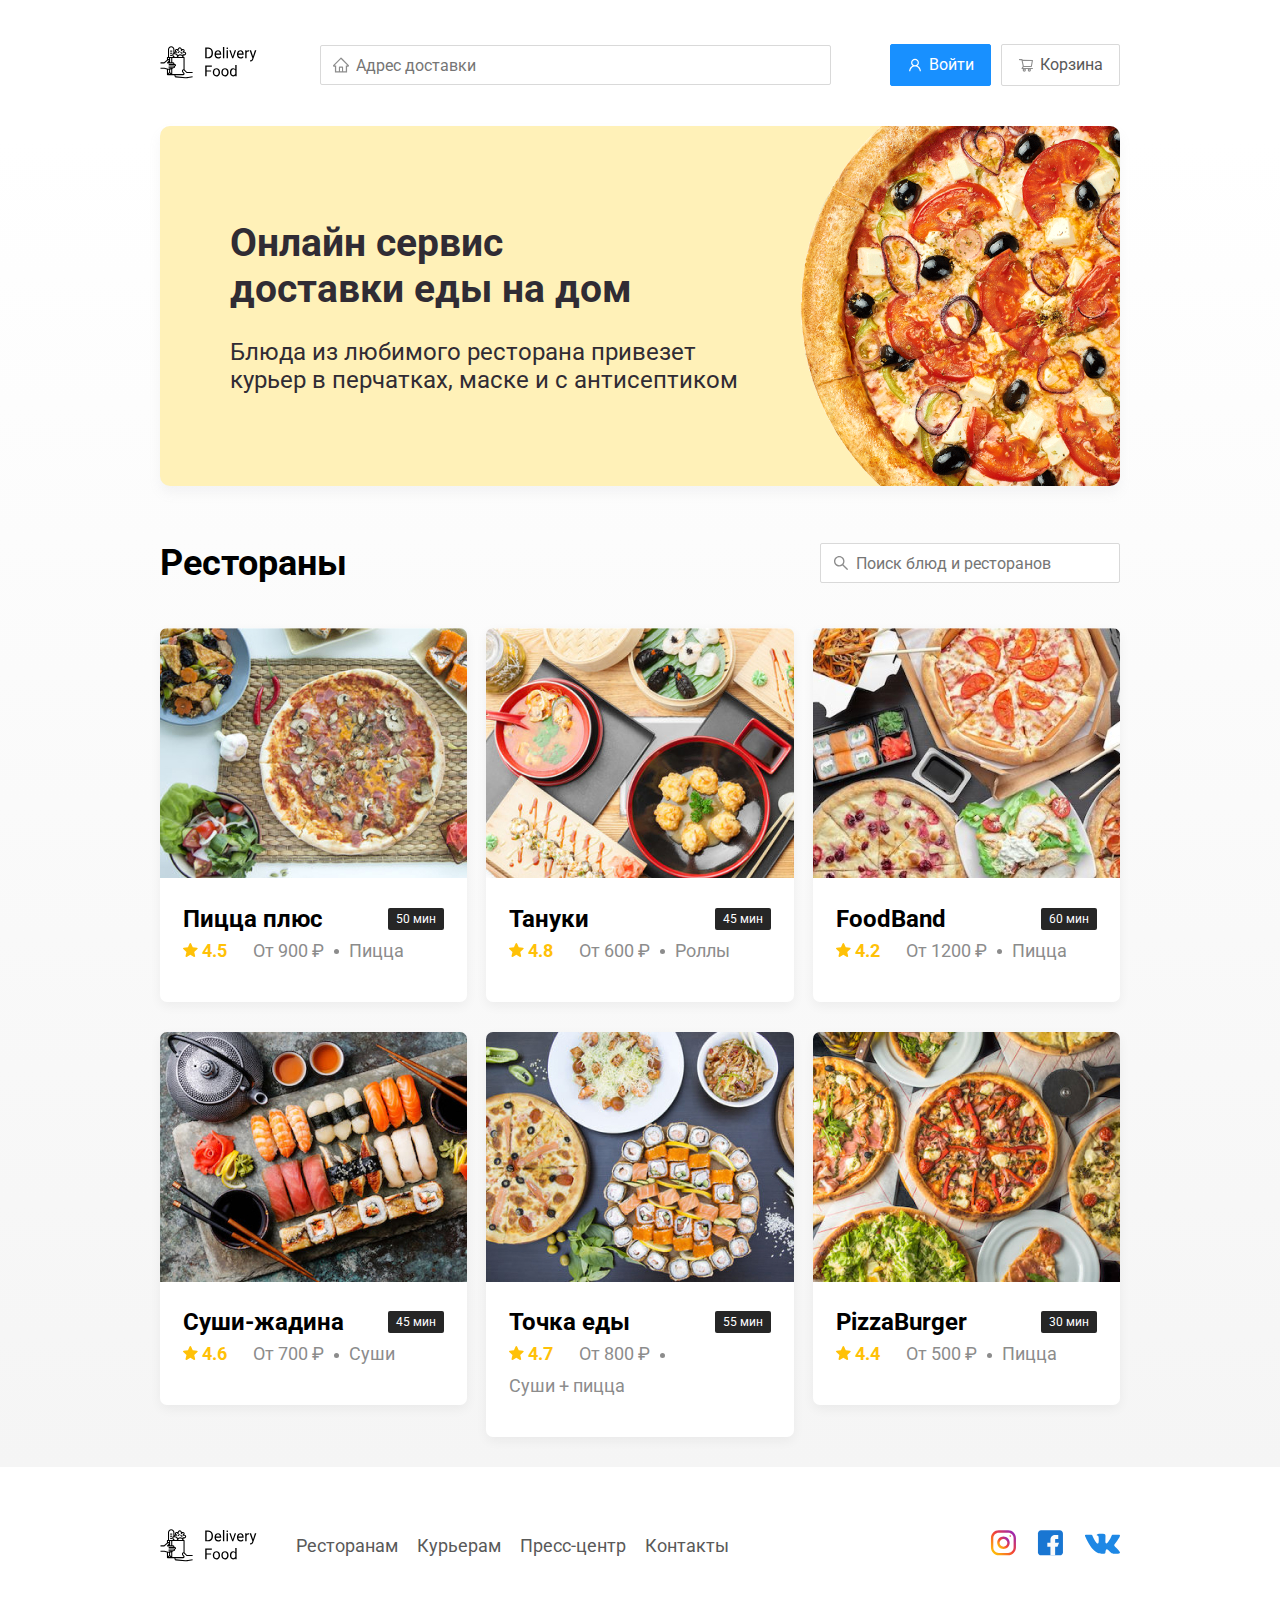
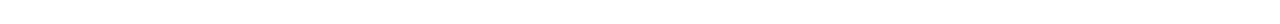
<file: index.html>
<!DOCTYPE html>
<html lang="ru">

<head>
  <meta charset="UTF-8" />
  <meta name="viewport" content="width=device-width, initial-scale=1.0" />
  <title>Delivery Food - доставка еды на дом</title>
  <link href="https://fonts.googleapis.com/css2?family=Roboto:wght@400;700&display=swap" rel="stylesheet">
  <link rel="stylesheet" href="css/normalize.css">
  <link rel="stylesheet" href="css/style.css" />
</head>

<body>
  <div class="container">
    <header class="header">
      <a href="index.html" class="logo">
        <img src="img/logo.svg" alt="Logo" />
      </a>
      <input type="text" class="input input-address" placeholder="Адрес доставки" />
      <div class="buttons">
        <button class="button button-primary">
          <img src="img/user.svg" alt="user" class="button-icon" />
          <span class="button-text">Войти</span>
        </button>
        <button class="button">
          <img src="img/shopping-cart.svg" alt="shopping cart" class="button-icon" />
          <span class="button-text">Корзина</span>
        </button>
      </div>
    </header>
  </div>
  <!-- /container -->

  <main class="main">
    <div class="container">
      <section class="promo">
        <h1 class="promo-title">Онлайн сервис <br />доставки еды на дом</h1>
        <p class="promo-text">Блюда из любимого ресторана привезет курьер в перчатках, маске и с антисептиком</p>
      </section>

      <section class="restaurants">
        <div class="section-heading">
          <h2 class="section-title">Рестораны</h2>
          <input class="input input-search" placeholder="Поиск блюд и ресторанов"></input>
        </div>
        <div class="cards">
          <a href="#" class="card">
            <img src="img/card-image1.jpg" alt="image" class="card-img">
            <div class="card-text">
              <div class="card-heading">
                <h3 class="card-title">Пицца плюс</h3>
                <span class="tag card-tag">50 мин</span>
              </div>
              <!-- /.card-heading -->
              <div class="card-info">
                <div class="rating">
                  <img src="img/rating.svg" alt="rating">
                  4.5
                </div>
                <div class="price">От 900 ₽</div>
                <div class="category">Пицца</div>
              </div>
              <!-- /.card-info -->
            </div>
            <!-- /.card-text -->
          </a>
          <!-- /.card -->
        
          <a href="restaurant.html" class="card">
            <img src="img/card-image2.jpg" alt="image" class="card-img">
            <div class="card-text">
              <div class="card-heading">
                <h3 class="card-title">Тануки</h3>
                <span class="tag card-tag">45 мин</span>
              </div>
              <!-- /.card-heading -->
              <div class="card-info">
                <div class="rating">
                  <img src="img/rating.svg" alt="rating">
                  4.8
                </div>
                <div class="price">От 600 ₽</div>
                <div class="category">Роллы</div>
              </div>
              <!-- /.card-info -->
            </div>
            <!-- /.card-text -->
          </a>
          <!-- /.card -->
        
          <div class="card">
            <img src="img/card-image3.jpg" alt="image" class="card-img">
            <div class="card-text">
              <div class="card-heading">
                <h3 class="card-title">FoodBand</h3>
                <span class="tag card-tag">60 мин</span>
              </div>
              <!-- /.card-heading -->
              <div class="card-info">
                <div class="rating">
                  <img src="img/rating.svg" alt="rating">
                  4.2
                </div>
                <div class="price">От 1200 ₽</div>
                <div class="category">Пицца</div>
              </div>
              <!-- /.card-info -->
            </div>
            <!-- /.card-text -->
          </div>
          <!-- /.card -->
        
          <div class="card">
            <img src="img/card-image4.jpg" alt="image" class="card-img">
            <div class="card-text">
              <div class="card-heading">
                <h3 class="card-title">Суши-жадина</h3>
                <span class="tag card-tag">45 мин</span>
              </div>
              <!-- /.card-heading -->
              <div class="card-info">
                <div class="rating">
                  <img src="img/rating.svg" alt="rating">
                  4.6
                </div>
                <div class="price">От 700 ₽</div>
                <div class="category">Суши</div>
              </div>
              <!-- /.card-info -->
            </div>
            <!-- /.card-text -->
          </div>
          <!-- /.card -->
        
          <div class="card">
            <img src="img/card-image5.jpg" alt="image" class="card-img">
            <div class="card-text">
              <div class="card-heading">
                <h3 class="card-title">Точка еды</h3>
                <span class="tag card-tag">55 мин</span>
              </div>
              <!-- /.card-heading -->
              <div class="card-info">
                <div class="rating">
                  <img src="img/rating.svg" alt="rating">
                  4.7
                </div>
                <div class="price">От 800 ₽</div>
                <div class="category">Суши + пицца</div>
              </div>
              <!-- /.card-info -->
            </div>
            <!-- /.card-text -->
          </div>
          <!-- /.card -->
        
          <div class="card">
            <img src="img/card-image6.jpg" alt="image" class="card-img">
            <div class="card-text">
              <div class="card-heading">
                <h3 class="card-title">PizzaBurger</h3>
                <span class="tag card-tag">30 мин</span>
              </div>
              <!-- /.card-heading -->
              <div class="card-info">
                <div class="rating">
                  <img src="img/rating.svg" alt="rating">
                  4.4
                </div>
                <div class="price">От 500 ₽</div>
                <div class="category">Пицца</div>
              </div>
              <!-- /.card-info -->
            </div>
            <!-- /.card-text -->
          </div>
          <!-- /.card -->
        
        </div>
        <!-- /.cards -->
      </section>
    </div>
  </main>
  <!-- /main -->

  <footer class="footer">
    <div class="container">
      <div class="footer-block">
        <img src="img/logo.svg" alt="" class="logo footer-logo">
        <nav class="footer-nav">
          <a href="#" class="footer-link">Ресторанам </a>
          <a href="#" class="footer-link">Курьерам</a>
          <a href="#" class="footer-link">Пресс-центр</a>
          <a href="#" class="footer-link">Контакты</a>
        </nav>
        <div class="social-links">
          <a href="#" class="social-link"><img src="img/insta.svg" alt="instagram"></a>
          <a href="#" class="social-link"><img src="img/fb.svg" alt="facebook"></a>
          <a href="#" class="social-link"><img src="img/vk.svg" alt="vkontakte"></a>
        </div>
      </div>
    </div>
  </footer>
  <!-- /.footer -->
</body>

</html>
</file>
<file: css/style.css>
* {
  box-sizing: border-box;
}

body {
  font-family: "Roboto", sans-serif;
  padding-top: 44px;
}

.container {
  max-width: 1200px;
  margin: auto;
}

.header {
  display: flex;
  align-items: center;
  justify-content: space-between;
  margin-bottom: 40px;
}

.input {
  background: #ffffff;
  border: 1px solid #d9d9d9;
  border-radius: 2px;
  font-size: 16px;
  line-height: 24px;
  padding-left: 35px;
  height: 40px;
}

.input-address {
  flex: 0.8;
  background-image: url(../img/home.svg);
  background-repeat: no-repeat;
  background-position: left 11px center;
}

.input-search {
  width: 300px;
  background-image: url(../img/search.svg);
  background-repeat: no-repeat;
  background-position: left 11px center;
  margin-left: auto;
}

.buttons {
  display: flex;
  align-items: center;
}

.button {
  display: flex;
  align-items: center;
  padding: 8px 16px;
  background: #ffffff;
  border: 1px solid #d9d9d9;
  box-sizing: border-box;
  box-shadow: 0px 0px 2px rgba(0, 0, 0, 0.0015);
  border-radius: 2px;
  font-size: 16px;
  line-height: 24px;
  color: #595959;
}

.button-primary {
  background: #1890ff;
  border: 1px solid #1890ff;
  color: #ffffff;
  margin-right: 10px;
}
.button-card-text {
  margin-right: 10px;
}

.button-icon {
  margin-right: 6px;
}

.promo {
  box-shadow: 0px 7px 12px rgba(158, 158, 163, 0.1);
  background: #fff1b8 url(../img/promo-img.jpeg) no-repeat top -120px right -250px /
    900px;
  border-radius: 10px;
  padding: 68px 70px;
  margin-bottom: 56px;
}

.promo-title {
  font-size: 39px;
  line-height: 46px;
  color: #302c34;
}

.promo-text {
  max-width: 538px;
  font-size: 24px;
  line-height: 28px;
  color: #302c34;
}
.main {
  margin: 0;
  background: linear-gradient(
    180deg,
    rgba(245, 245, 245, 0) 1.04%,
    #f5f5f5 100%
  );
}
.section-heading {
  display: flex;
  align-items: center;
  margin-bottom: 44px;
}

.section-title {
  font-style: normal;
  font-weight: bold;
  font-size: 36px;
  line-height: 42px;
  margin: 0;
  margin-right: 30px;
}

.cards {
  display: flex;
  align-items: flex-start;
  justify-content: space-between;
  flex-wrap: wrap;
}

.card {
  background: #ffffff;
  box-shadow: 0px 4px 12px rgba(0, 0, 0, 0.05);
  border-radius: 7px;
  overflow: hidden;
  margin-bottom: 30px;
  flex-basis: 32%;
  text-decoration: none;
  color: #000;
}

.card-img {
  width: 384px;
  height: 250px;
  object-fit: cover;
}

.card-text {
  padding: 20px 23px 35px;
}

.card-heading {
  display: flex;
  align-items: center;
  justify-content: space-between;
}

.card-title {
  margin: 0;
  font-style: normal;
  font-weight: bold;
  font-size: 24px;
  line-height: 32px;
}

.card-title-reg {
  font-weight: 400px;
}

.card-tag {
  font-style: normal;
  font-weight: normal;
  font-size: 12px;
  line-height: 20px;
  color: #fff;
  background: #262626;
  border-radius: 2px;
  padding: 1px 8px;
}

.card-info {
  display: flex;
  align-items: center;
  flex-wrap: wrap;
}
.card-buttons {
  display: flex;
  align-items: center;
  margin-top: 24px;
}
.card-price-bold {
  font-weight: bold;
  font-size: 20px;
  line-height: 32px;
  margin-left: 30px;
}
.rating {
  margin-right: 26px;
  font-style: normal;
  font-weight: bold;
  font-size: 18px;
  line-height: 32px;
  color: #ffc107;
}

.price,
.category {
  font-size: 18px;
  line-height: 32px;
  color: #8c8c8c;
}
.ingredients {
  font-size: 18px;
  line-height: 21px;
  color: #8c8c8c;
}
.price {
  margin-right: 10px;
}

.category {
  text-overflow: ellipsis;
  overflow: hidden;
  white-space: nowrap;
  max-width: 150px;
}

.price::after {
  content: "";
  width: 5px;
  height: 5px;
  background-color: #8c8c8c;
  display: inline-block;
  border-radius: 50%;
  vertical-align: middle;
  margin-left: 10px;
}
.footer {
  padding: 60px 0;
}
.footer-block {
  display: flex;
  align-items: center;
  justify-content: space-between;
}
.footer-nav {
  margin-right: auto;
  margin-left: 35px;
}
.footer-link {
  display: inline-block;
  font-style: normal;
  font-weight: normal;
  font-size: 18px;
  line-height: 21px;
  color: #595959;
  text-decoration: none;
}
.footer-link:not(:last-child) {
  margin-right: 15px;
}
.social-links {
  display: flex;
  align-items: center;
}
.social-link:not(:last-child) {
  margin-right: 21px;
}
.modal {
  position: fixed;
  left: 0;
  top: 0;
  width: 100%;
  height: 100%;
  background: rgba(0, 0, 0, 0.4);
  display: none;
}
.is-open {
  display: flex;
}
.modal-dialog {
  max-width: 780px;
  width: 95%;
  background: #ffffff;
  border-radius: 5px;
  margin: auto;
  padding: 40px 45px;
}
.modal-header {
  display: flex;
  justify-content: space-between;
  align-items: center;
  margin-bottom: 45px;
}
.modal-title {
  margin: 0;
  font-weight: bold;
  font-size: 36px;
  line-height: 42px;
}
.close {
  font-size: 36px;
  border: none;
  background-color: transparent;
}
.modal-body {
  margin-bottom: 52px;
}
.food-row {
  display: flex;
  align-items: flex-start;
  justify-content: space-between;
  padding-bottom: 8px;
  border-bottom: 1px solid #d9d9d9;
  margin-bottom: 15px;
}
.food-name {
  font-size: 18px;
  line-height: 32px;
}
.food-price {
  margin-left: auto;
  margin-right: 47px;
  font-weight: bold;
  font-size: 20px;
  line-height: 32px;
}
.food-counter {
  display: flex;
  align-items: center;
}
.counter-button {
  display: flex;
  align-items: center;
  justify-content: center;
  width: 39px;
  height: 32px;
  background: #ffffff;
  border: 1px solid #40a9ff;
  box-sizing: border-box;
  border-radius: 2px;
  font-size: 16px;
  line-height: 24px;
  color: #40a9ff;
}
.counter {
  font-size: 16px;
  line-height: 24px;
  margin-left: 10px;
  margin-right: 10px;
}
.modal-footer {
  display: flex;
  align-items: center;
  justify-content: space-between;
}
.footer-buttons {
  display: flex;
  align-items: center;
}
.modal-pricetag {
  background: #262626;
  border-radius: 5px;
  font-size: 20px;
  line-height: 23px;
  color: #fafafa;
  padding: 15px 20px;
}
@media (max-width: 1336px) {
  .container {
    max-width: 960px;
  }
  .promo {
    background-size: 750px;
    background-position: center right -300px;
  }
}
@media (max-width: 992px) {
  .container {
    max-width: 750px;
  }
  .promo {
    background-size: 500px;
    background-position: center right -250px;
    padding: 50px;
  }
  .promo-text {
    font-size: 18px;
    max-width: 400px;
  }
  .card {
    flex-basis: 49%;
  }
  .footer-link {
    font-size: 16px;
  }
}
@media (max-width: 760px) {
  .container {
    max-width: 560px;
  }
  .promo {
    background-position: center right -300px;
  }
  .promo-title {
    font-size: 24px;
    line-height: 1.4;
  }
  .promo-text {
    font-size: 16px;
    max-width: 300px;
    margin-top: 0;
  }
  .card-title {
    font-size: 18px;
  }
  .card-info {
    flex-wrap: wrap;
  }
  .rating {
    flex-basis: 100%;
  }
}

@media (max-width: 578px) {
  .container {
    width: 90%;
  }

  .header {
    flex-wrap: wrap;
  }
  .input-address {
    margin-top: 15px;
    order: 5;
    flex: 100%;
  }
  .promo {
    background-image: none;
    padding: 20px;
  }
  .section-title {
    font-size: 24px;
    line-height: 38px;
    margin-right: 20px;
  }
  .section-heading {
    display: flex;
    flex-wrap: wrap;
  }
  .input-search {
    flex: 100%;
  }
  .cards {
    justify-content: center;
    align-items: center;
  }
  .card {
    flex-basis: 85%;
  }
  .card-img {
    min-width: 100%;
  }
  .footer-block {
    flex-wrap: wrap;
    flex-direction: column;
    justify-content: center;
    align-items: center;
  }
  .footer-nav {
    order: 0;
    margin: auto;
    margin-bottom: 20px;
    text-align: center;
  }
  .footer-link:not(:last-child) {
    margin-right: 0;
  }
  .social-links {
    order: 1;
    margin-bottom: 20px;
  }
  .footer-logo {
    order: 2;
  }
}
@media (max-width: 480px) {
  .button {
    min-height: 40px;
  }
  .button-text {
    display: none;
  }
}
</file>
